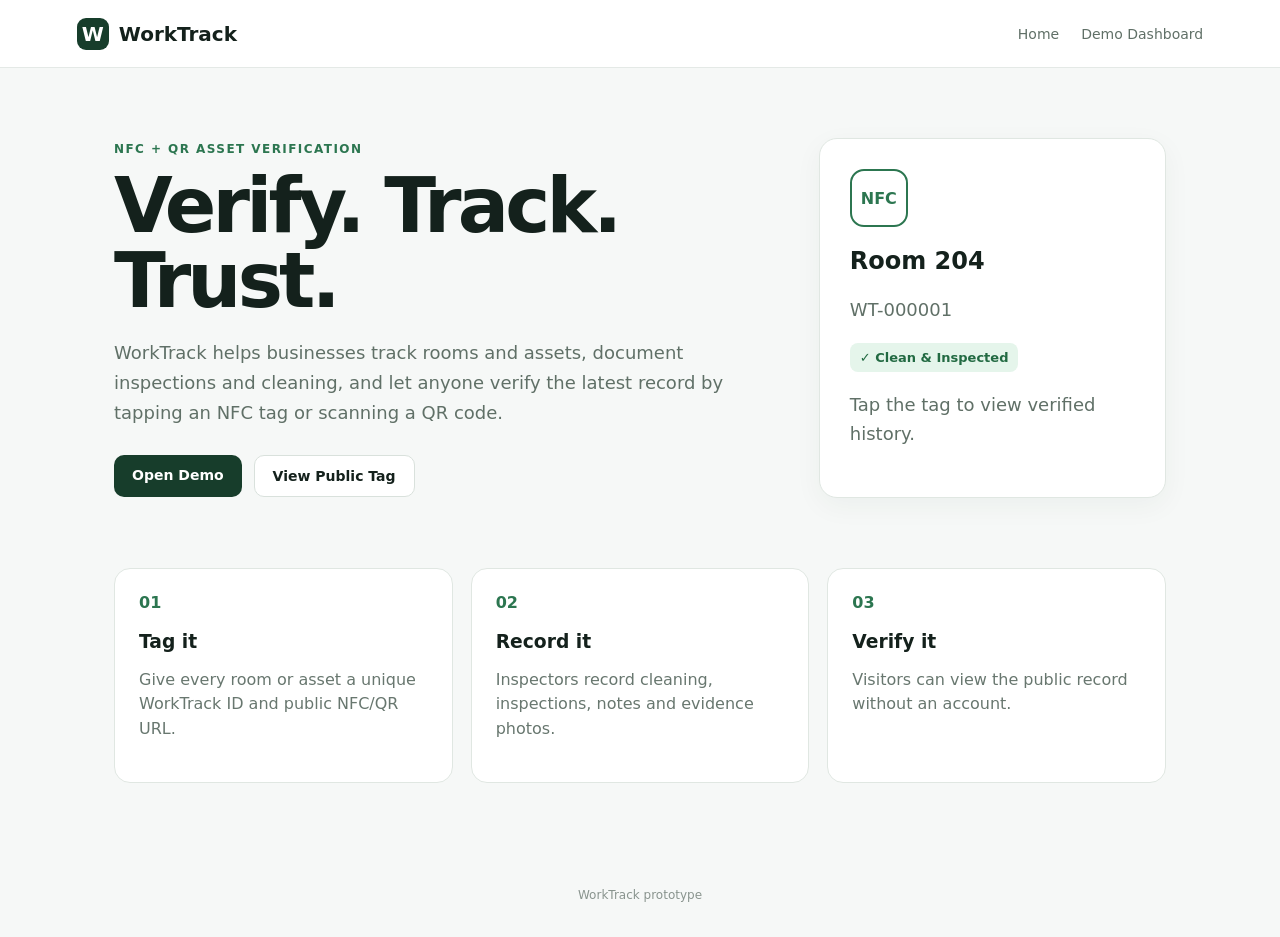
<file: index.html>
<!doctype html>
<html lang="en">
<head>
<meta charset="utf-8">
<meta name="viewport" content="width=device-width, initial-scale=1">
<title>WorkTrack — Verify. Track. Trust.</title>
<link rel="stylesheet" href="styles.css">
</head>
<body>
<header class="topbar">
  <div class="brand"><span class="brand-mark">W</span> WorkTrack</div>
  <nav><a href="index.html">Home</a><a href="dashboard.html">Demo Dashboard</a></nav>
</header>
<main class="hero">
  <div class="hero-copy">
    <span class="eyebrow">NFC + QR asset verification</span>
    <h1>Verify. Track. Trust.</h1>
    <p>WorkTrack helps businesses track rooms and assets, document inspections and cleaning, and let anyone verify the latest record by tapping an NFC tag or scanning a QR code.</p>
    <div class="actions">
      <a class="button primary" href="dashboard.html">Open Demo</a>
      <a class="button secondary" href="tag.html?id=WT-000001">View Public Tag</a>
    </div>
  </div>
  <div class="hero-card">
    <div class="tag-icon">NFC</div>
    <h2>Room 204</h2>
    <p class="muted">WT-000001</p>
    <div class="status good">✓ Clean & Inspected</div>
    <p class="small">Tap the tag to view verified history.</p>
  </div>
</main>
<section class="features">
  <div><b>01</b><h3>Tag it</h3><p>Give every room or asset a unique WorkTrack ID and public NFC/QR URL.</p></div>
  <div><b>02</b><h3>Record it</h3><p>Inspectors record cleaning, inspections, notes and evidence photos.</p></div>
  <div><b>03</b><h3>Verify it</h3><p>Visitors can view the public record without an account.</p></div>
</section>
<footer>WorkTrack prototype</footer>
</body>
</html>
</file>
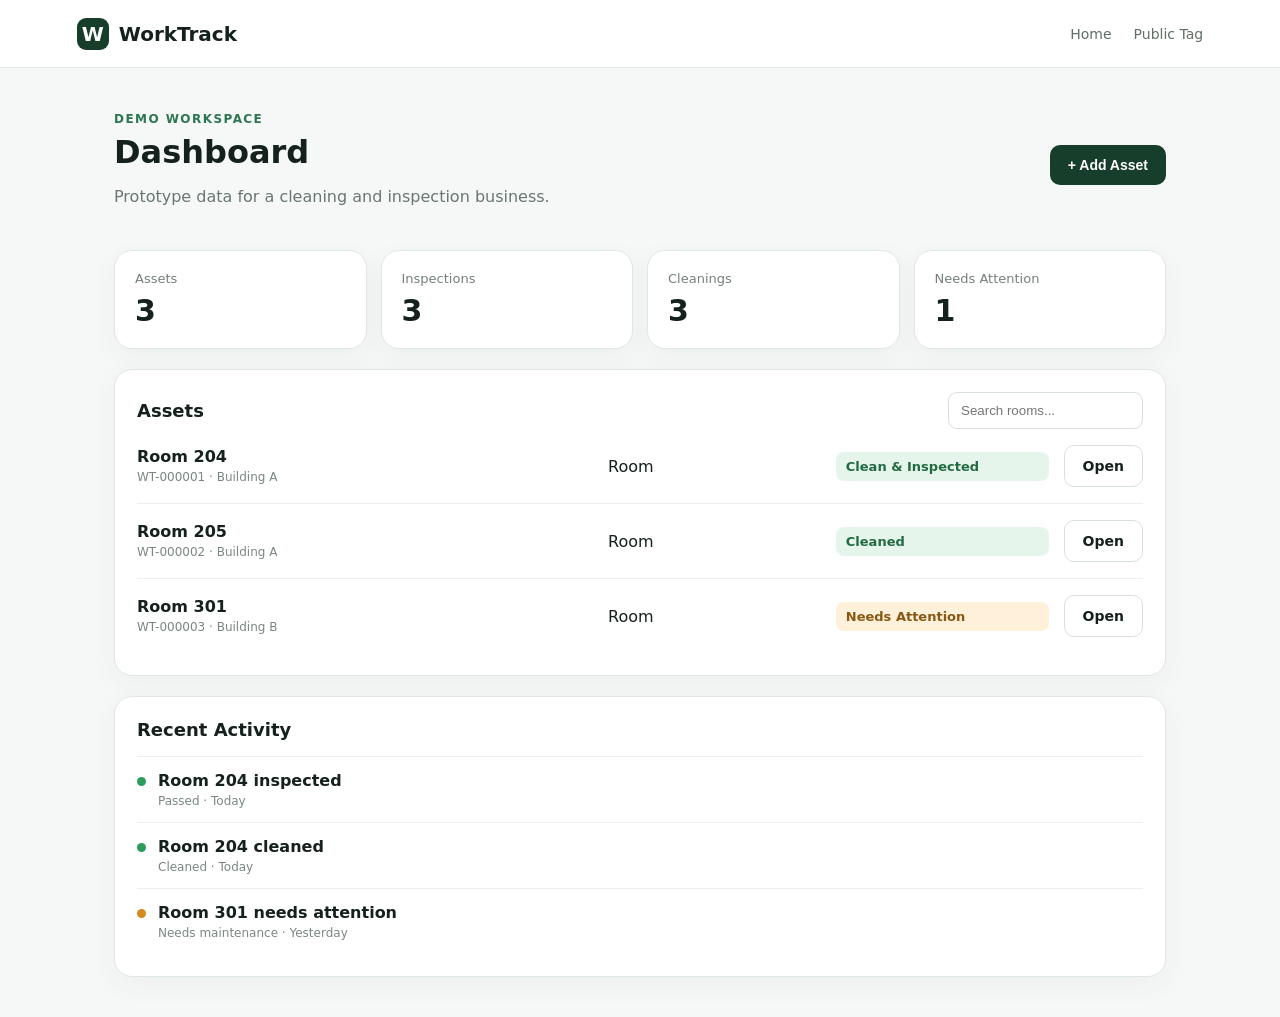
<file: dashboard.html>
<!doctype html>
<html lang="en">
<head>
<meta charset="utf-8"><meta name="viewport" content="width=device-width, initial-scale=1">
<title>WorkTrack Dashboard</title><link rel="stylesheet" href="styles.css">
</head>
<body>
<header class="topbar"><div class="brand"><span class="brand-mark">W</span> WorkTrack</div><nav><a href="index.html">Home</a><a href="tag.html?id=WT-000001">Public Tag</a></nav></header>
<main class="container">
  <div class="page-head"><div><span class="eyebrow">Demo workspace</span><h1>Dashboard</h1><p class="muted">Prototype data for a cleaning and inspection business.</p></div><button class="button primary" onclick="addAsset()">+ Add Asset</button></div>
  <section class="stats">
    <div class="stat"><span>Assets</span><strong id="assetCount">3</strong></div>
    <div class="stat"><span>Inspections</span><strong>3</strong></div>
    <div class="stat"><span>Cleanings</span><strong>3</strong></div>
    <div class="stat"><span>Needs Attention</span><strong>1</strong></div>
  </section>
  <section class="panel">
    <div class="panel-head"><h2>Assets</h2><input id="search" placeholder="Search rooms..." oninput="renderAssets()"></div>
    <div id="assetList"></div>
  </section>
  <section class="panel">
    <h2>Recent Activity</h2>
    <div class="activity"><span class="dot good-dot"></span><div><b>Room 204 inspected</b><small>Passed · Today</small></div></div>
    <div class="activity"><span class="dot good-dot"></span><div><b>Room 204 cleaned</b><small>Cleaned · Today</small></div></div>
    <div class="activity"><span class="dot warn-dot"></span><div><b>Room 301 needs attention</b><small>Needs maintenance · Yesterday</small></div></div>
  </section>
</main>
<script src="app.js"></script>
<script>renderAssets();</script>
</body>
</html>
</file>
<file: styles.css>
*{box-sizing:border-box}body{margin:0;font-family:Inter,ui-sans-serif,system-ui,-apple-system,BlinkMacSystemFont,"Segoe UI",sans-serif;background:#f6f8f7;color:#14211c}a{text-decoration:none;color:inherit}.topbar{height:68px;background:#fff;border-bottom:1px solid #e4e9e6;display:flex;align-items:center;justify-content:space-between;padding:0 6%;position:sticky;top:0;z-index:5}.brand{font-weight:800;font-size:20px;display:flex;gap:10px;align-items:center}.brand-mark{width:32px;height:32px;border-radius:9px;background:#173d2b;color:#fff;display:grid;place-items:center}.topbar nav{display:flex;gap:22px;color:#607067;font-size:14px}.hero{max-width:1100px;margin:70px auto;display:grid;grid-template-columns:1.3fr .7fr;gap:60px;align-items:center;padding:0 24px}.eyebrow{font-size:12px;font-weight:800;text-transform:uppercase;letter-spacing:.12em;color:#2c7650}.hero h1{font-size:clamp(44px,7vw,76px);line-height:.98;margin:12px 0 20px;letter-spacing:-.05em}.hero p{font-size:18px;line-height:1.65;color:#607067;max-width:680px}.actions{display:flex;gap:12px;margin-top:28px;flex-wrap:wrap}.button{border:0;border-radius:10px;padding:12px 18px;font-weight:750;cursor:pointer;display:inline-block;font-size:14px}.primary{background:#173d2b;color:#fff}.secondary{background:#fff;border:1px solid #d9e1dc}.hero-card,.panel,.stat{background:#fff;border:1px solid #e0e7e2;border-radius:18px;box-shadow:0 8px 28px #193b2b0c}.hero-card{padding:30px}.tag-icon{width:58px;height:58px;border:2px solid #2c7650;border-radius:14px;display:grid;place-items:center;font-weight:900;color:#2c7650}.status{display:inline-block;padding:7px 10px;border-radius:8px;font-size:13px;font-weight:750}.good{background:#e5f5eb;color:#226a42}.warn{background:#fff0d9;color:#875814}.muted{color:#68776f}.small,small{font-size:12px;color:#7a8780}.features{max-width:1100px;margin:0 auto 70px;padding:0 24px;display:grid;grid-template-columns:repeat(3,1fr);gap:18px}.features>div{background:#fff;border:1px solid #e0e7e2;border-radius:16px;padding:24px}.features b{color:#2c7650}.features h3{margin-bottom:6px}.features p{color:#68776f;line-height:1.55}footer{text-align:center;padding:35px;color:#89948e;font-size:12px}.container{max-width:1100px;margin:40px auto;padding:0 24px}.page-head{display:flex;justify-content:space-between;align-items:center;gap:20px;margin-bottom:28px}.page-head h1{margin:6px 0}.stats{display:grid;grid-template-columns:repeat(4,1fr);gap:14px;margin-bottom:20px}.stat{padding:20px}.stat span{display:block;color:#748078;font-size:13px}.stat strong{font-size:30px;display:block;margin-top:7px}.panel{padding:22px;margin-bottom:20px}.panel-head{display:flex;justify-content:space-between;align-items:center;gap:15px}.panel h2{margin:0 0 16px;font-size:18px}.panel-head h2{margin:0}input{border:1px solid #d7e0da;border-radius:9px;padding:10px 12px;background:#fff}.asset-row{display:grid;grid-template-columns:1.5fr .7fr .7fr auto;gap:15px;align-items:center;padding:16px 0;border-top:1px solid #edf0ee}.asset-row:first-child{border-top:0}.asset-name{font-weight:750}.activity{display:flex;gap:12px;padding:14px 0;border-top:1px solid #edf0ee;align-items:flex-start}.activity small{display:block;margin-top:4px}.dot{width:9px;height:9px;border-radius:50%;margin-top:6px}.good-dot{background:#2c9b5d}.warn-dot{background:#d48a20}.detail-grid{display:grid;grid-template-columns:1fr 1fr;gap:18px}.info-card{background:#fff;border:1px solid #e0e7e2;border-radius:16px;padding:22px}.info-card h3{margin-top:0}.kv{display:flex;justify-content:space-between;padding:10px 0;border-bottom:1px solid #edf0ee;font-size:14px}.history-item{padding:15px 0;border-top:1px solid #edf0ee}.history-item img{width:110px;height:75px;object-fit:cover;border-radius:8px;margin:8px 8px 0 0}.url-box{background:#f1f5f2;padding:12px;border-radius:9px;word-break:break-all;font-family:monospace;font-size:12px}.public-page{max-width:820px}.publicbar{position:static}.public-label{font-size:11px;font-weight:800;letter-spacing:.1em;color:#64736a}.public-hero{background:#fff;border:1px solid #e0e7e2;border-radius:20px;padding:28px;margin-bottom:18px}.public-hero h1{font-size:36px;margin:5px 0}.public-section{background:#fff;border:1px solid #e0e7e2;border-radius:16px;padding:22px;margin-bottom:18px}.qr-placeholder{width:110px;height:110px;border:3px dashed #b9c7be;display:grid;place-items:center;border-radius:10px;color:#708078;font-size:11px;margin-top:15px}@media(max-width:750px){.hero{grid-template-columns:1fr;margin:45px auto}.features{grid-template-columns:1fr}.stats{grid-template-columns:repeat(2,1fr)}.asset-row{grid-template-columns:1fr;gap:7px}.detail-grid{grid-template-columns:1fr}.page-head{align-items:flex-start;flex-direction:column}.topbar{padding:0 20px}.topbar nav{gap:10px}.hero h1{font-size:50px}}
</file>
